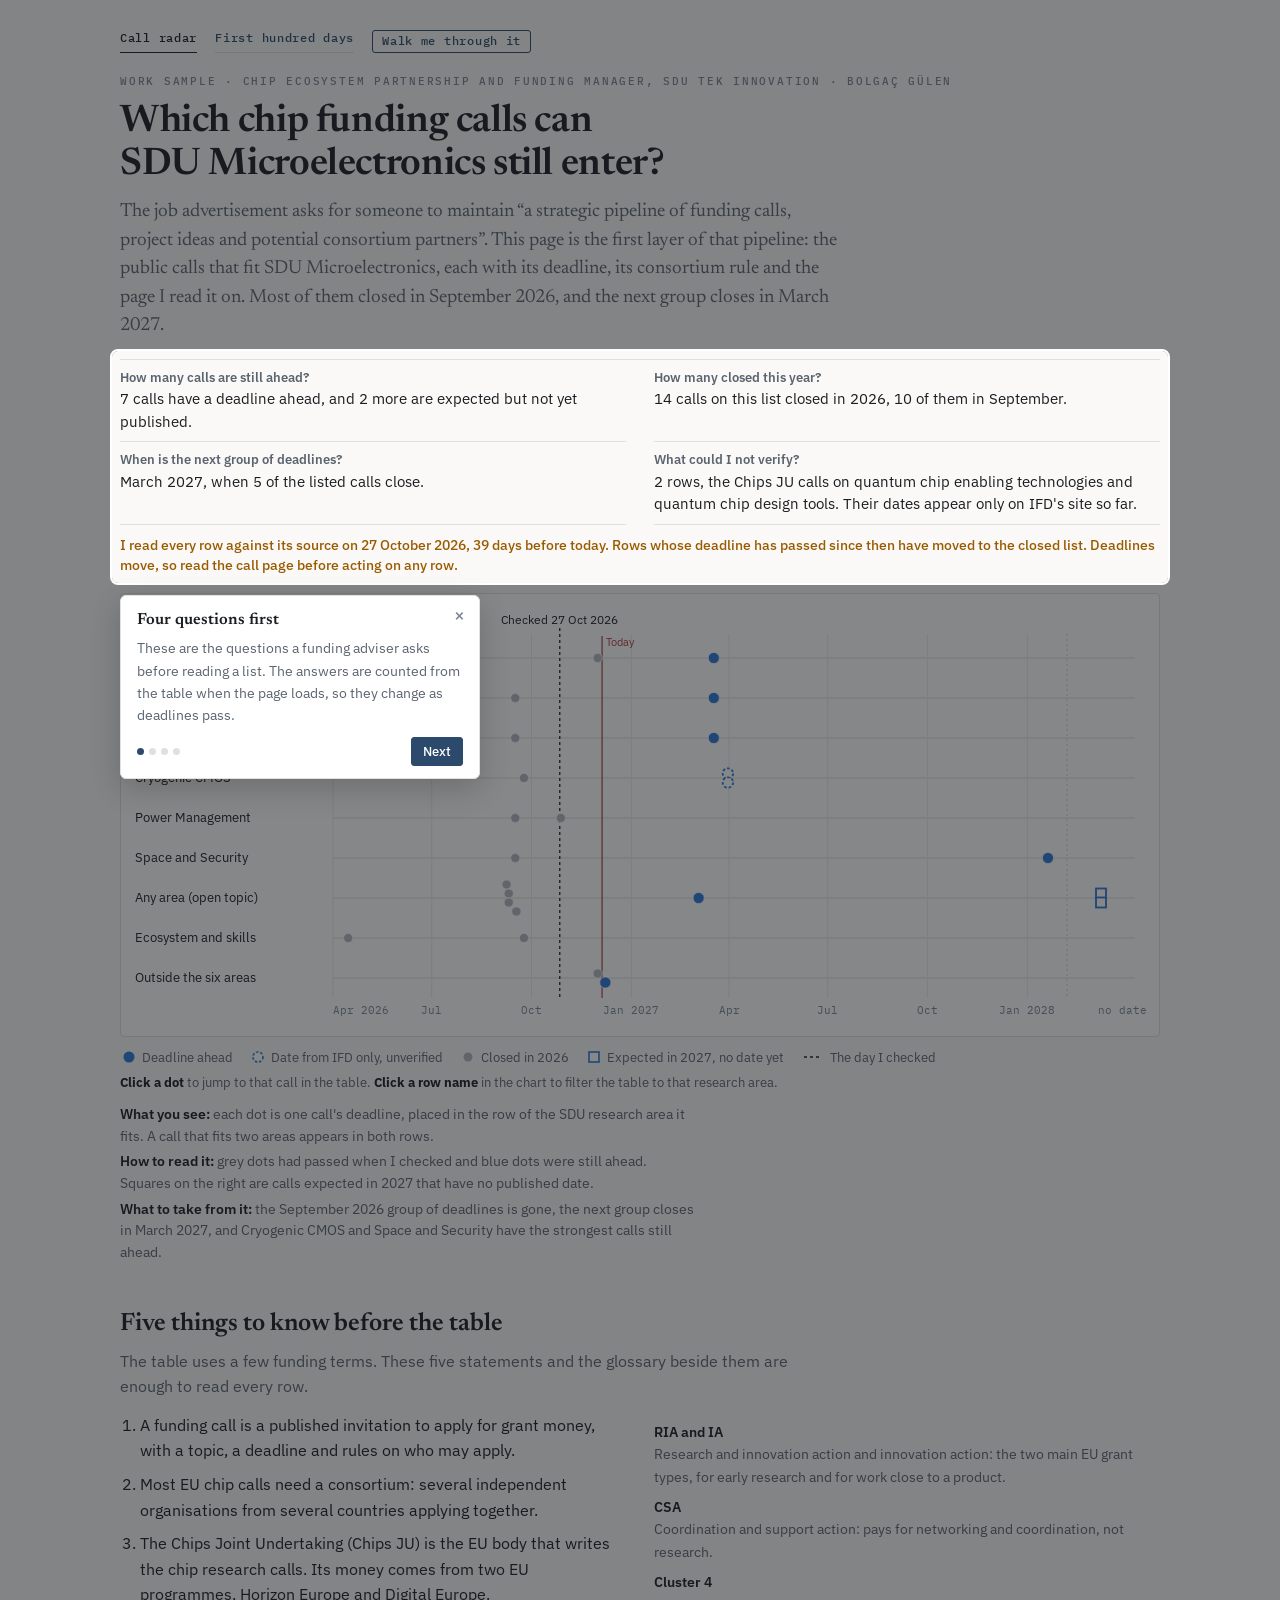
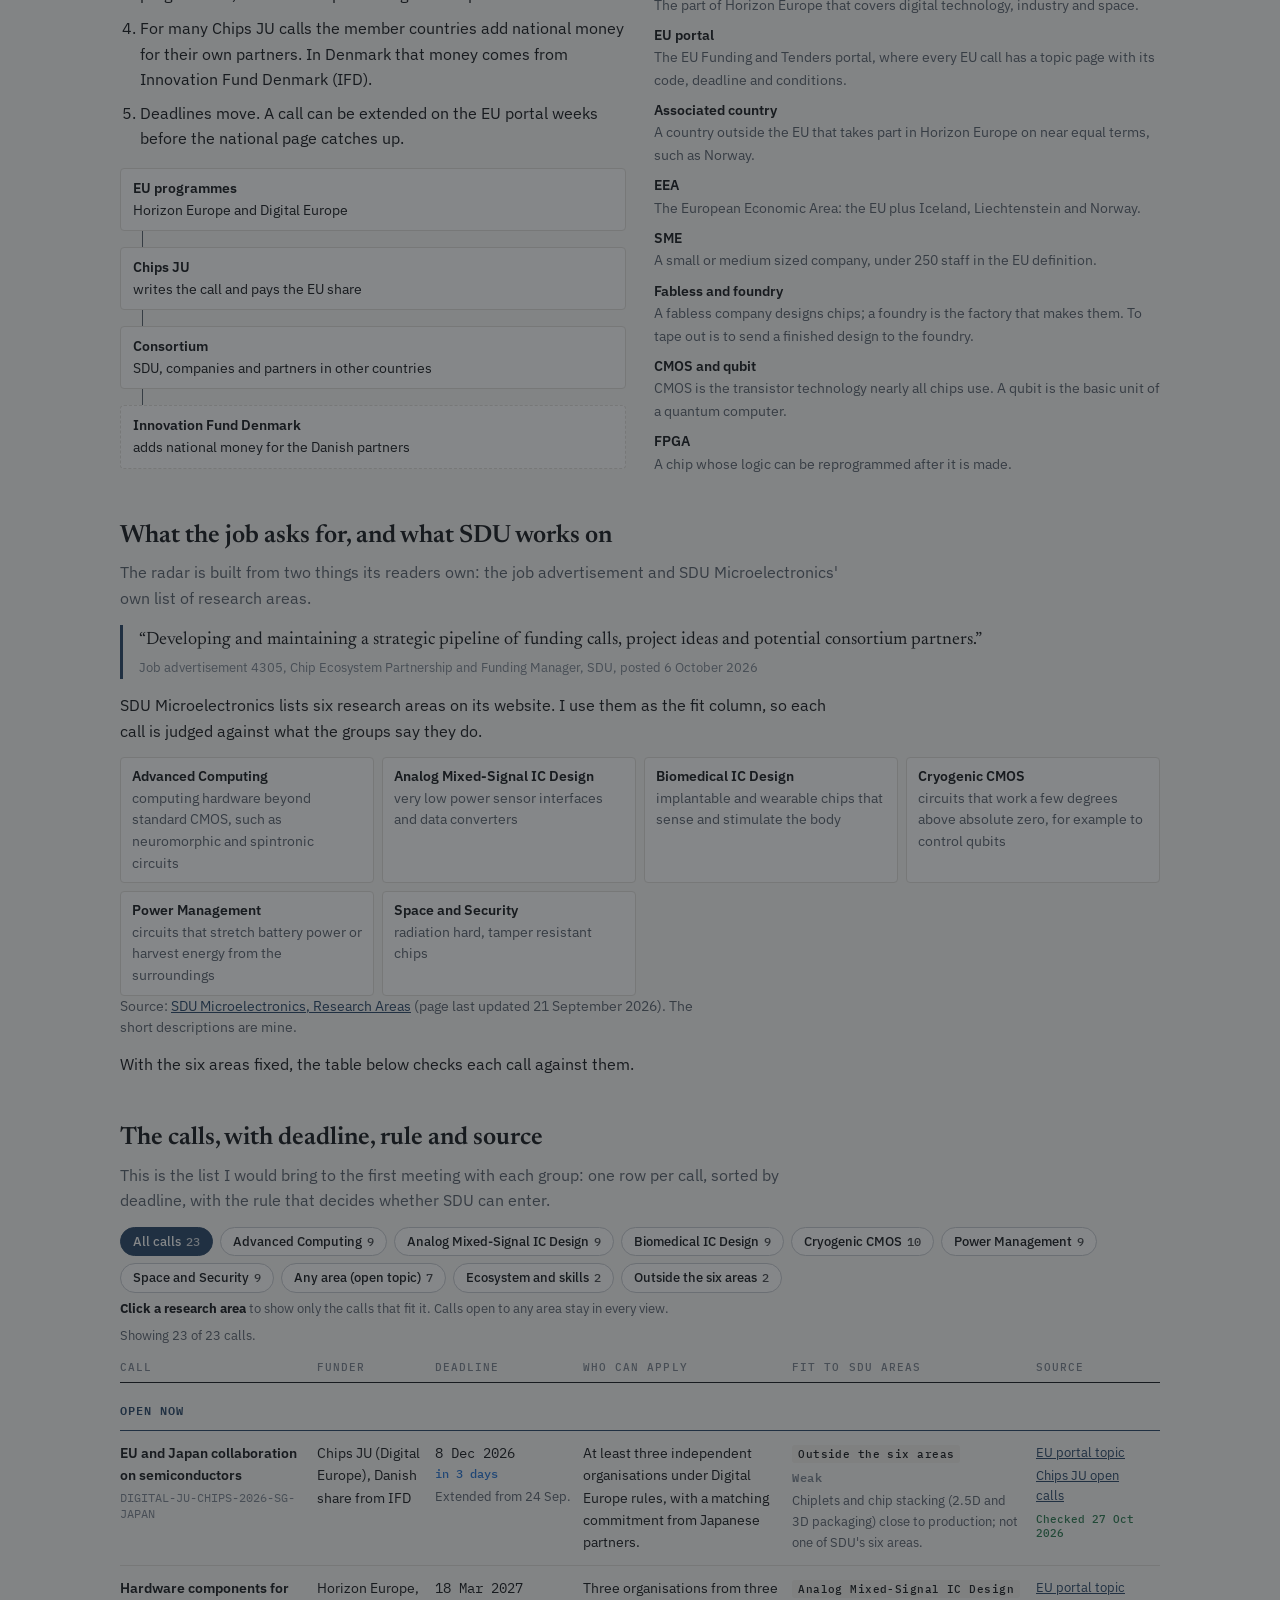
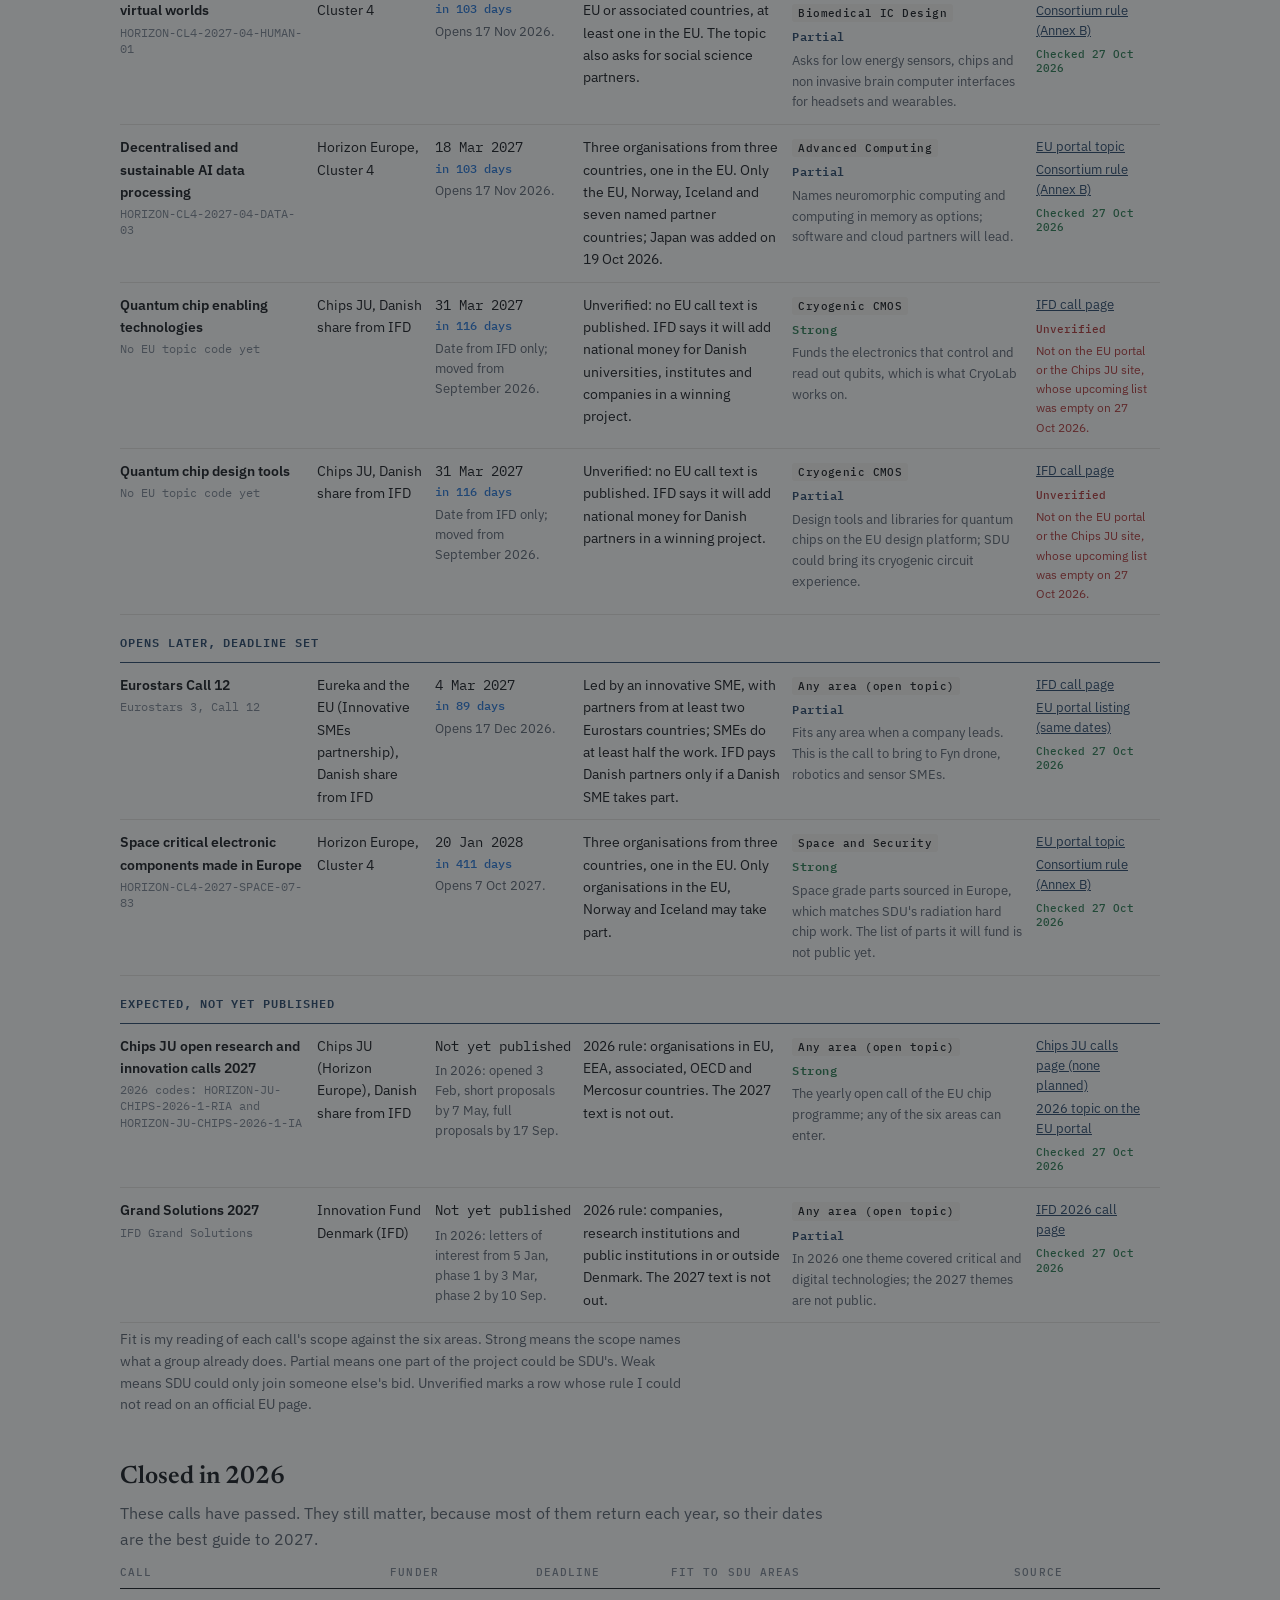
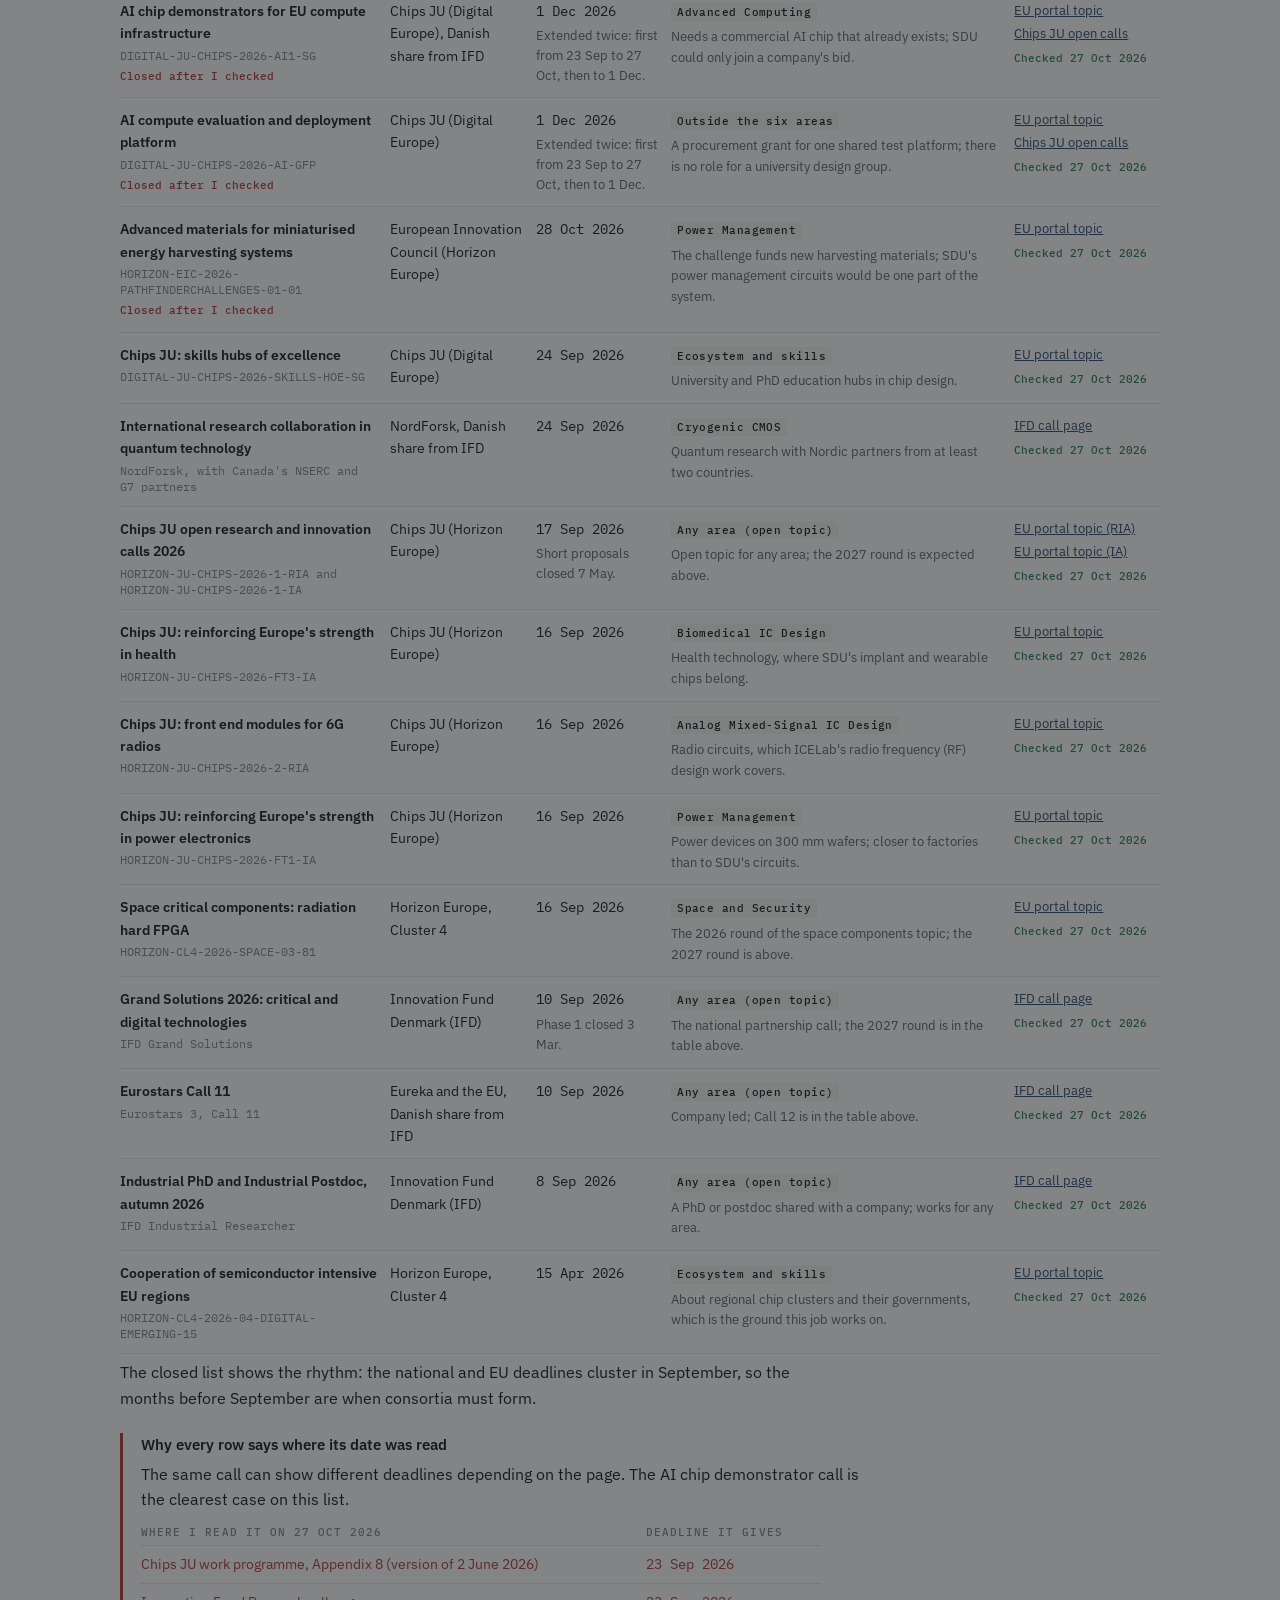
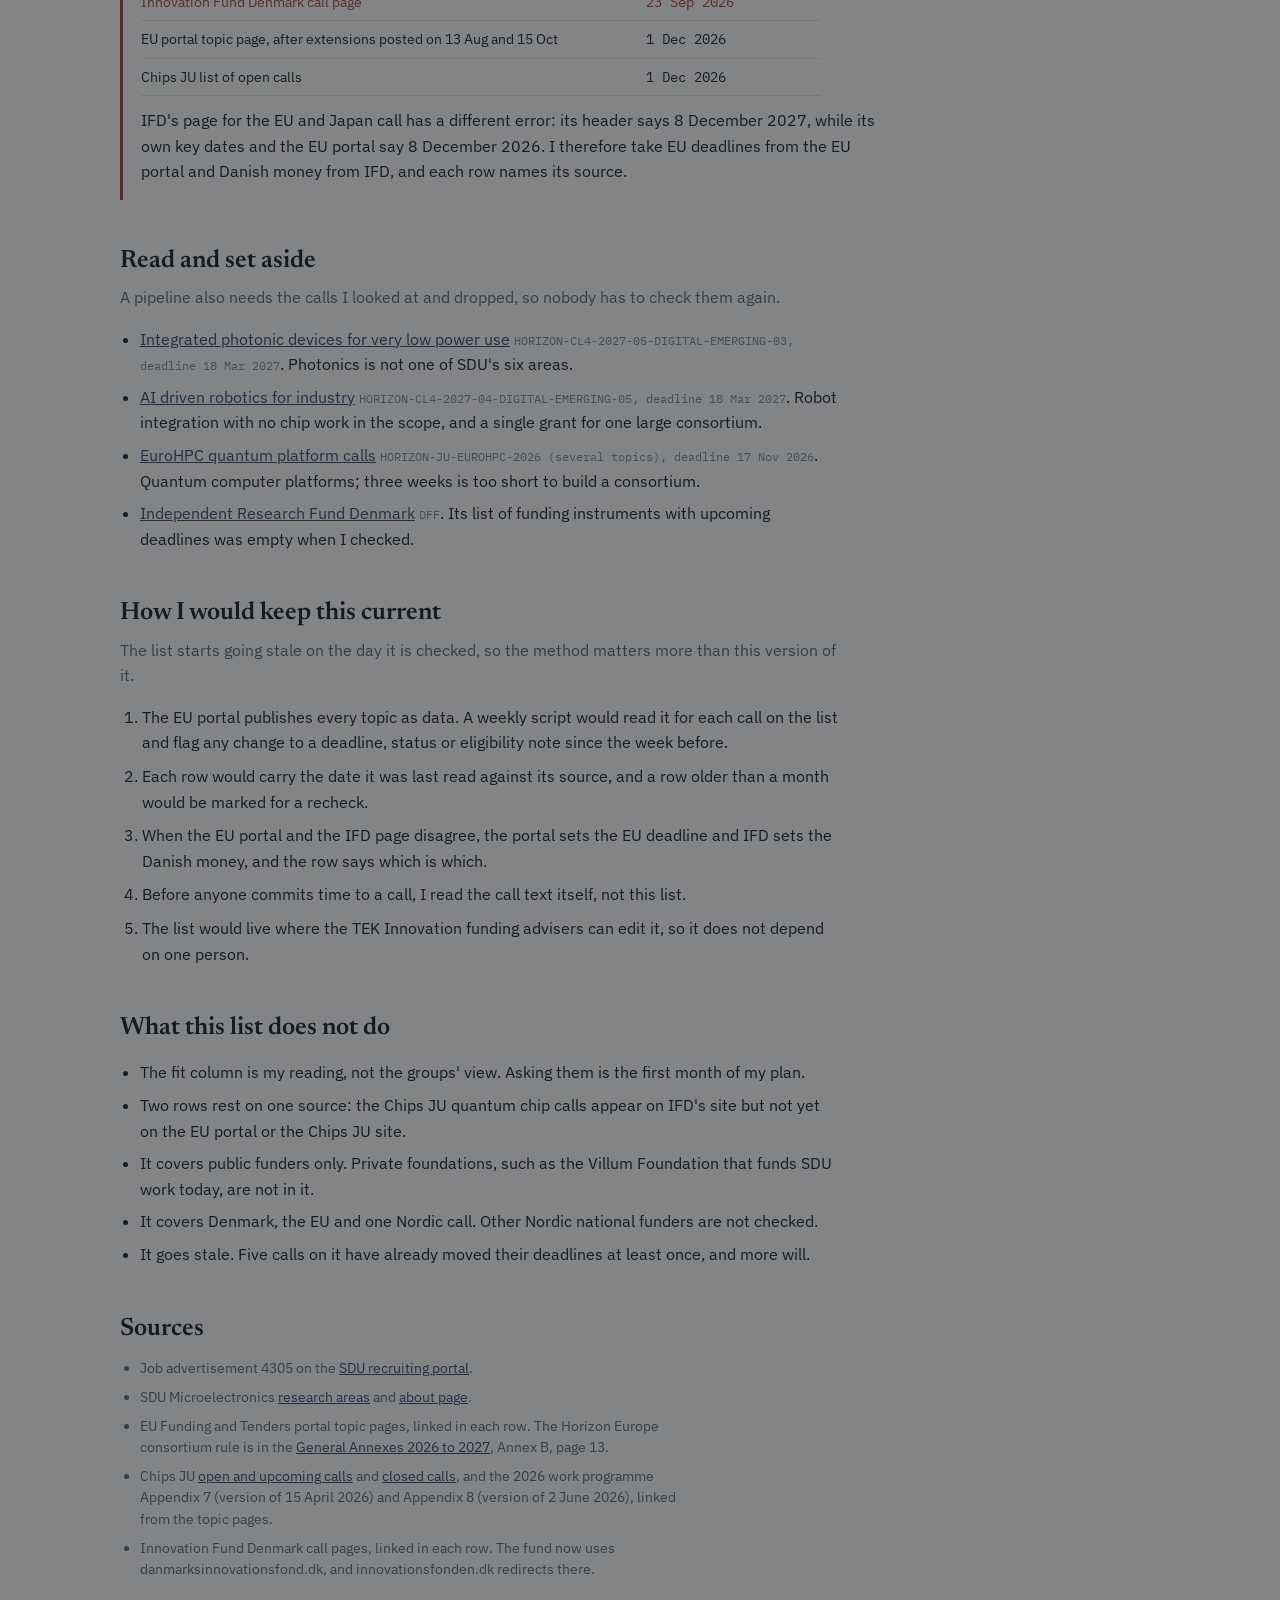
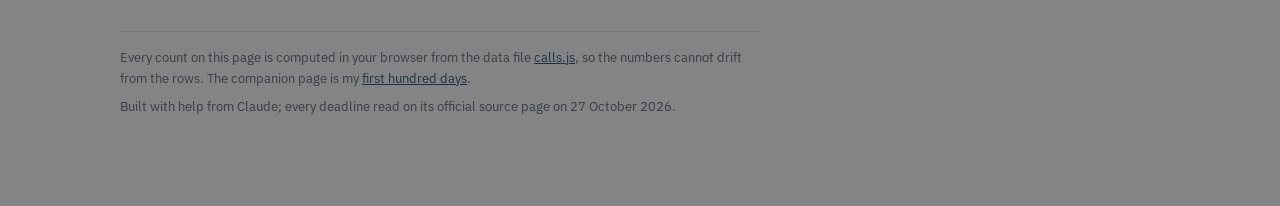
<file: index.html>
<!doctype html>
<html lang="en">
<head>
<meta charset="utf-8">
<meta name="viewport" content="width=device-width, initial-scale=1">
<meta name="color-scheme" content="light">
<title>Call Radar for SDU Microelectronics</title>
<meta name="description" content="Public funding calls that fit SDU Microelectronics, with deadline, consortium rule and source for each, checked 27 October 2026.">
<link rel="preconnect" href="https://fonts.googleapis.com">
<link rel="preconnect" href="https://fonts.gstatic.com" crossorigin>
<link href="https://fonts.googleapis.com/css2?family=Newsreader:opsz,wght@6..72,400;6..72,600&family=IBM+Plex+Sans:wght@400;500;600&family=IBM+Plex+Mono:wght@400;500;600&display=swap" rel="stylesheet">
<link rel="stylesheet" href="style.css">
</head>
<body>
<div class="wrap">

  <nav class="topnav" aria-label="Pages">
    <a href="./" aria-current="page">Call radar</a>
    <a href="100-days.html">First hundred days</a>
    <button type="button" id="tourbtn">Walk me through it</button>
  </nav>

  <div class="eyebrow">Work sample &middot; Chip Ecosystem Partnership and Funding Manager, SDU TEK Innovation &middot; Bolga&ccedil; G&uuml;len</div>
  <h1>Which chip funding calls can SDU Microelectronics still enter?</h1>
  <p class="standfirst">The job advertisement asks for someone to maintain &ldquo;a strategic pipeline of
  funding calls, project ideas and potential consortium partners&rdquo;. This page is the first layer of that
  pipeline: the public calls that fit SDU Microelectronics, each with its deadline, its consortium rule and
  the page I read it on. Most of them closed in September 2026, and the next group closes in March 2027.</p>

  <div id="headline">
    <div class="qa" id="qa">
      <div><b>How many calls are still ahead?</b><span id="q1"></span></div>
      <div><b>How many closed this year?</b><span id="q2"></span></div>
      <div><b>When is the next group of deadlines?</b><span id="q3"></span></div>
      <div><b>What could I not verify?</b><span id="q4"></span></div>
    </div>
    <p class="stale" id="stale"></p>
  </div>

  <figure id="bluf">
    <div class="chartbox"><div id="chart"></div></div>
    <div class="legend" id="legend">
      <span><svg width="14" height="14" aria-hidden="true"><circle cx="7" cy="7" r="5.5" fill="#2a78d6"/></svg>Deadline ahead</span>
      <span><svg width="14" height="14" aria-hidden="true"><circle cx="7" cy="7" r="5" fill="#fff" stroke="#2a78d6" stroke-width="1.6" stroke-dasharray="2.4 1.8"/></svg>Date from IFD only, unverified</span>
      <span><svg width="14" height="14" aria-hidden="true"><circle cx="7" cy="7" r="4.5" fill="#b4b9c0"/></svg>Closed in 2026</span>
      <span><svg width="14" height="14" aria-hidden="true"><rect x="2" y="2" width="10" height="10" fill="#fff" stroke="#2a78d6" stroke-width="1.6"/></svg>Expected in 2027, no date yet</span>
      <span><svg width="22" height="14" aria-hidden="true"><line x1="2" y1="7" x2="20" y2="7" stroke="#1a1d21" stroke-width="1.3" stroke-dasharray="3 3"/></svg>The day I checked</span>
    </div>
    <p class="hint"><b>Click a dot</b> to jump to that call in the table. <b>Click a row name</b> in the chart to filter the table to that research area.</p>
    <div class="caption">
      <p><b>What you see:</b> each dot is one call's deadline, placed in the row of the SDU research area it fits. A call that fits two areas appears in both rows.</p>
      <p><b>How to read it:</b> grey dots had passed when I checked and blue dots were still ahead. Squares on the right are calls expected in 2027 that have no published date.</p>
      <p><b>What to take from it:</b> the September 2026 group of deadlines is gone, the next group closes in March 2027, and Cryogenic CMOS and Space and Security have the strongest calls still ahead.</p>
    </div>
  </figure>

  <h2>Five things to know before the table</h2>
  <p class="why">The table uses a few funding terms. These five statements and the glossary beside them are enough to read every row.</p>
  <div class="two">
    <div>
      <ol class="primer">
        <li>A funding call is a published invitation to apply for grant money, with a topic, a deadline and rules on who may apply.</li>
        <li>Most EU chip calls need a consortium: several independent organisations from several countries applying together.</li>
        <li>The Chips Joint Undertaking (Chips JU) is the EU body that writes the chip research calls. Its money comes from two EU programmes, Horizon Europe and Digital Europe.</li>
        <li>For many Chips JU calls the member countries add national money for their own partners. In Denmark that money comes from Innovation Fund Denmark (IFD).</li>
        <li>Deadlines move. A call can be extended on the EU portal weeks before the national page catches up.</li>
      </ol>
      <div class="flow" aria-label="How a Chips JU project is paid for">
        <div class="box"><b>EU programmes</b>Horizon Europe and Digital Europe</div>
        <div class="link"></div>
        <div class="box"><b>Chips JU</b>writes the call and pays the EU share</div>
        <div class="link"></div>
        <div class="box"><b>Consortium</b>SDU, companies and partners in other countries</div>
        <div class="link"></div>
        <div class="box side"><b>Innovation Fund Denmark</b>adds national money for the Danish partners</div>
      </div>
    </div>
    <dl class="gloss">
      <dt>RIA and IA</dt><dd>Research and innovation action and innovation action: the two main EU grant types, for early research and for work close to a product.</dd>
      <dt>CSA</dt><dd>Coordination and support action: pays for networking and coordination, not research.</dd>
      <dt>Cluster 4</dt><dd>The part of Horizon Europe that covers digital technology, industry and space.</dd>
      <dt>EU portal</dt><dd>The EU Funding and Tenders portal, where every EU call has a topic page with its code, deadline and conditions.</dd>
      <dt>Associated country</dt><dd>A country outside the EU that takes part in Horizon Europe on near equal terms, such as Norway.</dd>
      <dt>EEA</dt><dd>The European Economic Area: the EU plus Iceland, Liechtenstein and Norway.</dd>
      <dt>SME</dt><dd>A small or medium sized company, under 250 staff in the EU definition.</dd>
      <dt>Fabless and foundry</dt><dd>A fabless company designs chips; a foundry is the factory that makes them. To tape out is to send a finished design to the foundry.</dd>
      <dt>CMOS and qubit</dt><dd>CMOS is the transistor technology nearly all chips use. A qubit is the basic unit of a quantum computer.</dd>
      <dt>FPGA</dt><dd>A chip whose logic can be reprogrammed after it is made.</dd>
    </dl>
  </div>

  <h2>What the job asks for, and what SDU works on</h2>
  <p class="why">The radar is built from two things its readers own: the job advertisement and SDU Microelectronics' own list of research areas.</p>
  <blockquote>&ldquo;Developing and maintaining a strategic pipeline of funding calls, project ideas and potential consortium partners.&rdquo;
    <cite>Job advertisement 4305, Chip Ecosystem Partnership and Funding Manager, SDU, posted 6 October 2026</cite></blockquote>
  <p>SDU Microelectronics lists six research areas on its website. I use them as the fit column, so each call is judged against what the groups say they do.</p>
  <ul class="areas" id="arealist"></ul>
  <p class="note">Source: <a href="https://www.sdu.dk/en/forskning/sdu-microelectronics/research-areas">SDU Microelectronics, Research Areas</a> (page last updated 21 September 2026). The short descriptions are mine.</p>
  <p>With the six areas fixed, the table below checks each call against them.</p>

  <h2 id="calls">The calls, with deadline, rule and source</h2>
  <p class="why">This is the list I would bring to the first meeting with each group: one row per call, sorted by deadline, with the rule that decides whether SDU can enter.</p>
  <div class="chips" id="areachips" role="group" aria-label="Filter by research area"></div>
  <p class="hint"><b>Click a research area</b> to show only the calls that fit it. Calls open to any area stay in every view.</p>
  <p class="showing" id="showing"></p>
  <table class="calls" id="opentable">
    <colgroup><col class="c1"><col class="c2"><col class="c3"><col class="c4"><col class="c5"><col class="c6"></colgroup>
    <thead><tr><th>Call</th><th>Funder</th><th>Deadline</th><th>Who can apply</th><th>Fit to SDU areas</th><th>Source</th></tr></thead>
    <tbody></tbody>
  </table>
  <p class="note">Fit is my reading of each call's scope against the six areas. Strong means the scope names what a group already does. Partial means one part of the project could be SDU's. Weak means SDU could only join someone else's bid. Unverified marks a row whose rule I could not read on an official EU page.</p>

  <h2 id="closed">Closed in 2026</h2>
  <p class="why">These calls have passed. They still matter, because most of them return each year, so their dates are the best guide to 2027.</p>
  <table class="calls" id="closedtable">
    <colgroup><col style="width:26%"><col style="width:14%"><col style="width:13%"><col style="width:33%"><col style="width:14%"></colgroup>
    <thead><tr><th>Call</th><th>Funder</th><th>Deadline</th><th>Fit to SDU areas</th><th>Source</th></tr></thead>
    <tbody></tbody>
  </table>
  <p>The closed list shows the rhythm: the national and EU deadlines cluster in September, so the months before September are when consortia must form.</p>

  <div class="warnbox" id="disagree">
    <div id="disagree-core">
    <h3>Why every row says where its date was read</h3>
    <p>The same call can show different deadlines depending on the page. The AI chip demonstrator call is the clearest case on this list.</p>
    <table class="mini">
      <thead><tr><th>Where I read it on 27 Oct 2026</th><th>Deadline it gives</th></tr></thead>
      <tbody>
        <tr class="odd"><td>Chips JU work programme, Appendix 8 (version of 2 June 2026)</td><td class="d">23 Sep 2026</td></tr>
        <tr class="odd"><td>Innovation Fund Denmark call page</td><td class="d">23 Sep 2026</td></tr>
        <tr><td>EU portal topic page, after extensions posted on 13 Aug and 15 Oct</td><td class="d">1 Dec 2026</td></tr>
        <tr><td>Chips JU list of open calls</td><td class="d">1 Dec 2026</td></tr>
      </tbody>
    </table>
    </div>
    <p>IFD's page for the EU and Japan call has a different error: its header says 8 December 2027, while its own key dates and the EU portal say 8 December 2026. I therefore take EU deadlines from the EU portal and Danish money from IFD, and each row names its source.</p>
  </div>

  <h2>Read and set aside</h2>
  <p class="why">A pipeline also needs the calls I looked at and dropped, so nobody has to check them again.</p>
  <ul class="plain" id="setaside"></ul>

  <h2>How I would keep this current</h2>
  <p class="why">The list starts going stale on the day it is checked, so the method matters more than this version of it.</p>
  <ol class="steps">
    <li>The EU portal publishes every topic as data. A weekly script would read it for each call on the list and flag any change to a deadline, status or eligibility note since the week before.</li>
    <li>Each row would carry the date it was last read against its source, and a row older than a month would be marked for a recheck.</li>
    <li>When the EU portal and the IFD page disagree, the portal sets the EU deadline and IFD sets the Danish money, and the row says which is which.</li>
    <li>Before anyone commits time to a call, I read the call text itself, not this list.</li>
    <li>The list would live where the TEK Innovation funding advisers can edit it, so it does not depend on one person.</li>
  </ol>

  <h2>What this list does not do</h2>
  <ul class="plain">
    <li>The fit column is my reading, not the groups' view. Asking them is the first month of my plan.</li>
    <li>Two rows rest on one source: the Chips JU quantum chip calls appear on IFD's site but not yet on the EU portal or the Chips JU site.</li>
    <li>It covers public funders only. Private foundations, such as the Villum Foundation that funds SDU work today, are not in it.</li>
    <li>It covers Denmark, the EU and one Nordic call. Other Nordic national funders are not checked.</li>
    <li>It goes stale. Five calls on it have already moved their deadlines at least once, and more will.</li>
  </ul>

  <h2>Sources</h2>
  <ul class="plain note">
    <li>Job advertisement 4305 on the <a href="https://fa-eosd-saasfaprod1.fa.ocs.oraclecloud.com/hcmUI/CandidateExperience/en/sites/CX_1001/job/4305">SDU recruiting portal</a>.</li>
    <li>SDU Microelectronics <a href="https://www.sdu.dk/en/forskning/sdu-microelectronics/research-areas">research areas</a> and <a href="https://www.sdu.dk/en/forskning/sdu-microelectronics/about-sdu-microelectronics">about page</a>.</li>
    <li>EU Funding and Tenders portal topic pages, linked in each row. The Horizon Europe consortium rule is in the <a href="https://ec.europa.eu/info/funding-tenders/opportunities/docs/2021-2027/horizon/wp-call/2026-2027/wp-15-general-annexes_horizon-2026-2027_en.pdf">General Annexes 2026 to 2027</a>, Annex B, page 13.</li>
    <li>Chips JU <a href="https://www.chips-ju.europa.eu/Open-and-Upcoming-Calls">open and upcoming calls</a> and <a href="https://www.chips-ju.europa.eu/Closed-Calls">closed calls</a>, and the 2026 work programme Appendix 7 (version of 15 April 2026) and Appendix 8 (version of 2 June 2026), linked from the topic pages.</li>
    <li>Innovation Fund Denmark call pages, linked in each row. The fund now uses danmarksinnovationsfond.dk, and innovationsfonden.dk redirects there.</li>
  </ul>

  <footer>
    <p>Every count on this page is computed in your browser from the data file <a href="https://github.com/bolgacg/call-radar/blob/main/calls.js">calls.js</a>, so the numbers cannot drift from the rows. The companion page is my <a href="100-days.html">first hundred days</a>.</p>
    <p>Built with help from Claude; every deadline read on its official source page on 27 October 2026.</p>
  </footer>
</div>
<script src="calls.js"></script>
<script src="app.js"></script>
</body>
</html>
</file>
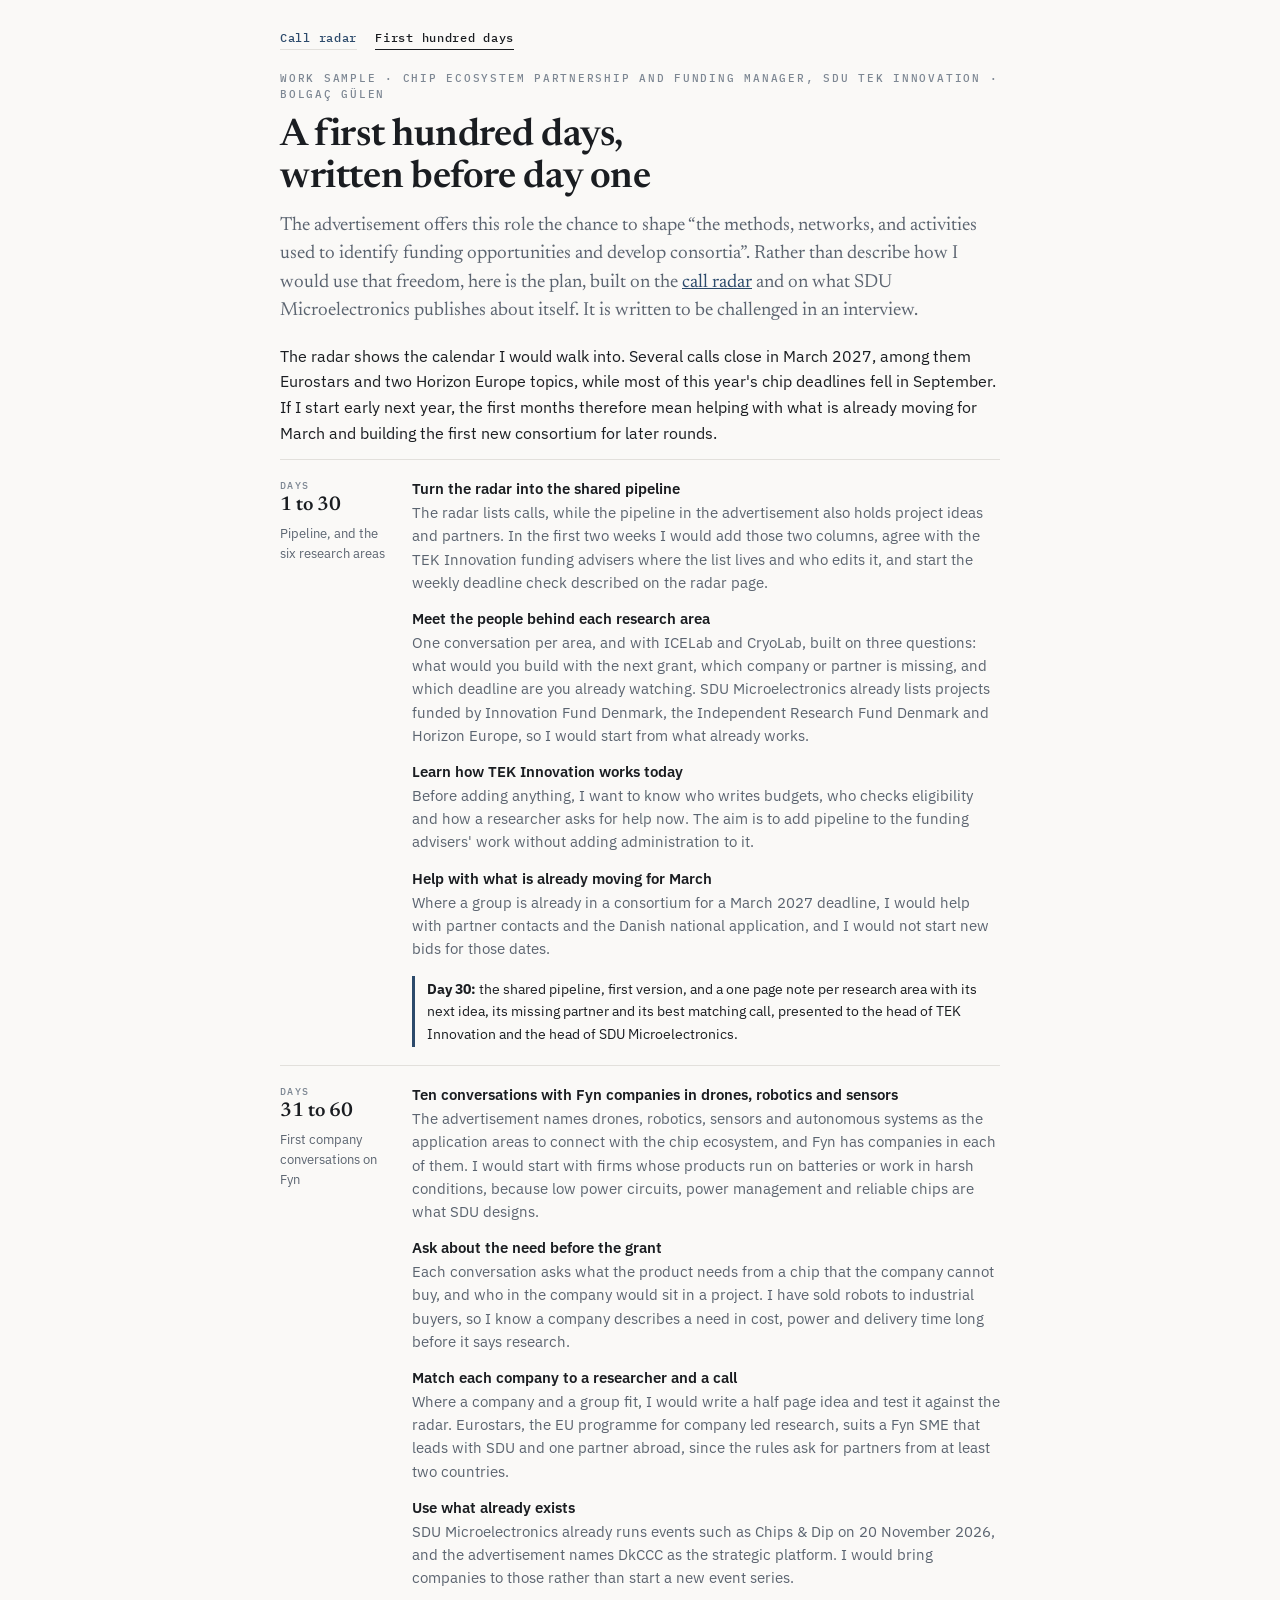
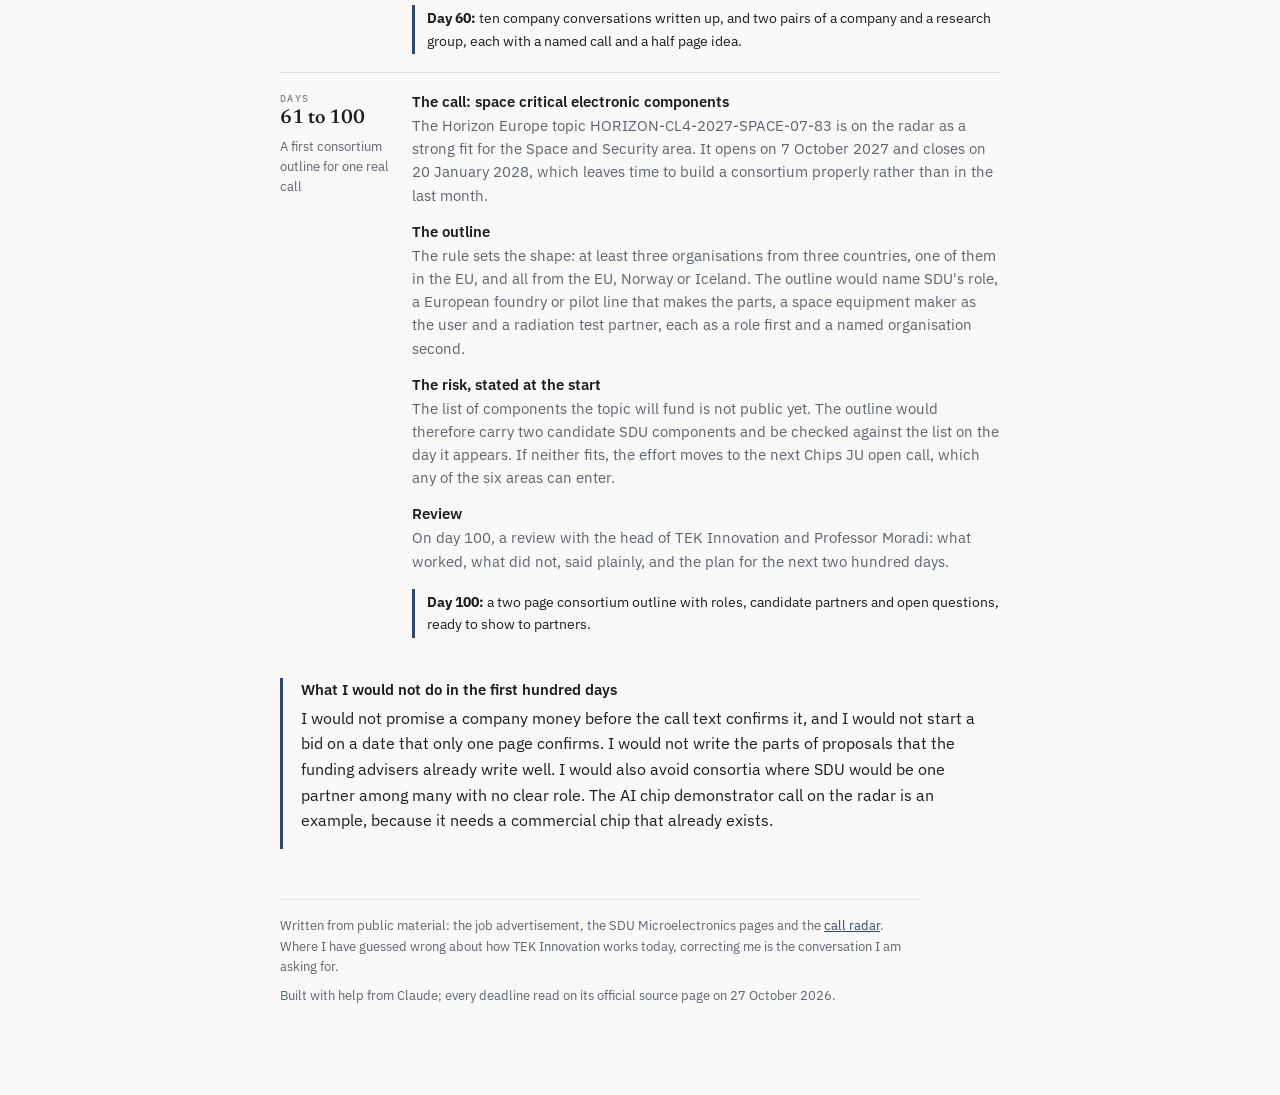
<file: 100-days.html>
<!doctype html>
<html lang="en">
<head>
<meta charset="utf-8">
<meta name="viewport" content="width=device-width, initial-scale=1">
<meta name="color-scheme" content="light">
<title>First Hundred Days</title>
<meta name="description" content="What I would do in my first hundred days as Chip Ecosystem Partnership and Funding Manager at SDU TEK Innovation.">
<link rel="preconnect" href="https://fonts.googleapis.com">
<link rel="preconnect" href="https://fonts.gstatic.com" crossorigin>
<link href="https://fonts.googleapis.com/css2?family=Newsreader:opsz,wght@6..72,400;6..72,600&family=IBM+Plex+Sans:wght@400;500;600&family=IBM+Plex+Mono:wght@400;500;600&display=swap" rel="stylesheet">
<link rel="stylesheet" href="style.css">
</head>
<body>
<div class="wrap narrow">

  <nav class="topnav" aria-label="Pages">
    <a href="./">Call radar</a>
    <a href="100-days.html" aria-current="page">First hundred days</a>
  </nav>

  <div class="eyebrow">Work sample &middot; Chip Ecosystem Partnership and Funding Manager, SDU TEK Innovation &middot; Bolga&ccedil; G&uuml;len</div>
  <h1>A first hundred days, written before day one</h1>
  <p class="standfirst">The advertisement offers this role the chance to shape &ldquo;the methods, networks,
  and activities used to identify funding opportunities and develop consortia&rdquo;. Rather than describe
  how I would use that freedom, here is the plan, built on the <a href="./">call radar</a> and on what SDU
  Microelectronics publishes about itself. It is written to be challenged in an interview.</p>

  <p>The radar shows the calendar I would walk into. Several calls close in March 2027, among them
  Eurostars and two Horizon Europe topics, while most of this year's chip deadlines fell in September.
  If I start early next year, the first months therefore mean helping with what is already moving for
  March and building the first new consortium for later rounds.</p>

  <div class="phase">
    <div class="d"><div class="wd">Days</div><div class="dt">1 to 30</div><div class="goal">Pipeline, and the six research areas</div></div>
    <div class="rows">
      <div class="item">
        <div class="t">Turn the radar into the shared pipeline</div>
        <div class="m">The radar lists calls, while the pipeline in the advertisement also holds project
        ideas and partners. In the first two weeks I would add those two columns, agree with the TEK
        Innovation funding advisers where the list lives and who edits it, and start the weekly deadline
        check described on the radar page.</div>
      </div>
      <div class="item">
        <div class="t">Meet the people behind each research area</div>
        <div class="m">One conversation per area, and with ICELab and CryoLab, built on three questions:
        what would you build with the next grant, which company or partner is missing, and which deadline
        are you already watching. SDU Microelectronics already lists projects funded by Innovation Fund
        Denmark, the Independent Research Fund Denmark and Horizon Europe, so I would start from what
        already works.</div>
      </div>
      <div class="item">
        <div class="t">Learn how TEK Innovation works today</div>
        <div class="m">Before adding anything, I want to know who writes budgets, who checks eligibility
        and how a researcher asks for help now. The aim is to add pipeline to the funding advisers' work
        without adding administration to it.</div>
      </div>
      <div class="item">
        <div class="t">Help with what is already moving for March</div>
        <div class="m">Where a group is already in a consortium for a March 2027 deadline, I would help with
        partner contacts and the Danish national application, and I would not start new bids for those dates.</div>
      </div>
      <div class="deliver"><b>Day 30:</b> the shared pipeline, first version, and a one page note per research
      area with its next idea, its missing partner and its best matching call, presented to the head of TEK
      Innovation and the head of SDU Microelectronics.</div>
    </div>
  </div>

  <div class="phase">
    <div class="d"><div class="wd">Days</div><div class="dt">31 to 60</div><div class="goal">First company conversations on Fyn</div></div>
    <div class="rows">
      <div class="item">
        <div class="t">Ten conversations with Fyn companies in drones, robotics and sensors</div>
        <div class="m">The advertisement names drones, robotics, sensors and autonomous systems as the
        application areas to connect with the chip ecosystem, and Fyn has companies in each of them. I would
        start with firms whose products run on batteries or work in harsh conditions, because low power
        circuits, power management and reliable chips are what SDU designs.</div>
      </div>
      <div class="item">
        <div class="t">Ask about the need before the grant</div>
        <div class="m">Each conversation asks what the product needs from a chip that the company cannot buy,
        and who in the company would sit in a project. I have sold robots to industrial buyers, so I know a
        company describes a need in cost, power and delivery time long before it says research.</div>
      </div>
      <div class="item">
        <div class="t">Match each company to a researcher and a call</div>
        <div class="m">Where a company and a group fit, I would write a half page idea and test it against the
        radar. Eurostars, the EU programme for company led research, suits a Fyn SME that leads with SDU and
        one partner abroad, since the rules ask for partners from at least two countries.</div>
      </div>
      <div class="item">
        <div class="t">Use what already exists</div>
        <div class="m">SDU Microelectronics already runs events such as Chips &amp; Dip on 20 November 2026,
        and the advertisement names DkCCC as the strategic platform. I would bring companies to those
        rather than start a new event series.</div>
      </div>
      <div class="deliver"><b>Day 60:</b> ten company conversations written up, and two pairs of a company and
      a research group, each with a named call and a half page idea.</div>
    </div>
  </div>

  <div class="phase">
    <div class="d"><div class="wd">Days</div><div class="dt">61 to 100</div><div class="goal">A first consortium outline for one real call</div></div>
    <div class="rows">
      <div class="item">
        <div class="t">The call: space critical electronic components</div>
        <div class="m">The Horizon Europe topic HORIZON-CL4-2027-SPACE-07-83 is on the radar as a strong fit
        for the Space and Security area. It opens on 7 October 2027 and closes on 20 January 2028, which leaves
        time to build a consortium properly rather than in the last month.</div>
      </div>
      <div class="item">
        <div class="t">The outline</div>
        <div class="m">The rule sets the shape: at least three organisations from three countries, one of them in
        the EU, and all from the EU, Norway or Iceland. The outline would name SDU's role, a European foundry or
        pilot line that makes the parts, a space equipment maker as the user and a radiation test partner,
        each as a role first and a named organisation second.</div>
      </div>
      <div class="item">
        <div class="t">The risk, stated at the start</div>
        <div class="m">The list of components the topic will fund is not public yet. The outline would therefore
        carry two candidate SDU components and be checked against the list on the day it appears. If neither
        fits, the effort moves to the next Chips JU open call, which any of the six areas can enter.</div>
      </div>
      <div class="item">
        <div class="t">Review</div>
        <div class="m">On day 100, a review with the head of TEK Innovation and Professor Moradi: what worked,
        what did not, said plainly, and the plan for the next two hundred days.</div>
      </div>
      <div class="deliver"><b>Day 100:</b> a two page consortium outline with roles, candidate partners and open
      questions, ready to show to partners.</div>
    </div>
  </div>

  <div class="callout">
    <h3>What I would not do in the first hundred days</h3>
    <p>I would not promise a company money before the call text confirms it, and I would not start a bid on a
    date that only one page confirms. I would not write the parts of proposals that the funding advisers
    already write well. I would also avoid consortia where SDU would be one partner among many with no clear
    role. The AI chip demonstrator call on the radar is an example, because it needs a commercial chip that
    already exists.</p>
  </div>

  <footer>
    <p>Written from public material: the job advertisement, the SDU Microelectronics pages and the
    <a href="./">call radar</a>. Where I have guessed wrong about how TEK Innovation works today, correcting
    me is the conversation I am asking for.</p>
    <p>Built with help from Claude; every deadline read on its official source page on 27 October 2026.</p>
  </footer>
</div>
</body>
</html>
</file>
<file: style.css>
/* House editorial style, light mode only. */
:root{
  color-scheme: light;
  --paper:#faf9f7; --ink:#1a1d21; --soft:#5b6470; --faint:#7d8793; --rule:#e2e0dc;
  --pos:#2f7d54; --neg:#b03a3a; --accent:#2c4a6b; --panel:#f3f1ed;
  --ahead:#2a78d6; --past:#b4b9c0; --warn:#9a5b00;
  --serif:'Newsreader',Georgia,'Times New Roman',serif;
  --sans:'IBM Plex Sans',system-ui,-apple-system,sans-serif;
  --mono:'IBM Plex Mono',ui-monospace,'SF Mono',monospace;
}
*{box-sizing:border-box}
html{background:var(--paper)}
body{background:var(--paper);color:var(--ink);font:16px/1.6 var(--sans);margin:0;padding:30px 16px 80px;overflow-x:hidden}
.wrap{max-width:1040px;margin:0 auto}
.narrow{max-width:72ch}
a{color:var(--accent)}
a:hover{color:var(--ink)}

.topnav{display:flex;flex-wrap:wrap;gap:6px 18px;font:500 12px/1.4 var(--mono);letter-spacing:.06em;margin:0 0 20px}
.topnav a{text-decoration:none;border-bottom:1px solid var(--rule);padding-bottom:2px}
.topnav a[aria-current]{color:var(--ink);border-bottom-color:var(--ink)}
.topnav button{font:inherit;letter-spacing:inherit;background:none;border:1px solid var(--accent);color:var(--accent);border-radius:3px;padding:2px 9px;cursor:pointer}
.topnav button:hover{background:var(--accent);color:#fff}

.eyebrow{font:500 11px/1.5 var(--mono);letter-spacing:.16em;text-transform:uppercase;color:var(--faint);margin-bottom:12px}
h1{font:600 38px/1.12 var(--serif);letter-spacing:-.01em;margin:0 0 12px;text-wrap:balance;max-width:24ch}
.standfirst{font:400 19px/1.5 var(--serif);color:var(--soft);margin:0 0 18px;max-width:66ch}
h2{font:600 25px/1.25 var(--serif);margin:46px 0 8px;text-wrap:balance}
h3{font:600 15px/1.35 var(--sans);margin:22px 0 6px}
p{margin:0 0 13px}
.wrap > p{max-width:72ch}
.why{color:var(--soft);max-width:68ch}
.num{font-family:var(--mono);font-variant-numeric:tabular-nums}

/* headline questions */
.qa{display:grid;grid-template-columns:minmax(0,1fr) minmax(0,1fr);column-gap:28px;border-top:1px solid var(--rule);margin:0 0 6px}
.qa div{display:grid;grid-template-columns:minmax(0,1fr);align-content:start;gap:1px;padding:8px 0;border-bottom:1px solid var(--rule);font-size:15px;line-height:1.5}
.qa b{font-weight:600;font-size:13px;color:var(--soft)}
.qa span{color:var(--ink)}
.stale{font:400 13.5px/1.5 var(--sans);color:var(--soft);margin:10px 0 0}
.stale.old{color:var(--warn);font-weight:500}

/* figure */
figure{margin:18px 0 8px}
.chartbox{border:1px solid var(--rule);border-radius:4px;background:#fff;padding:10px 10px 4px}
.chartbox svg{display:block;width:100%;height:auto;overflow:visible}
.legend{display:flex;flex-wrap:wrap;gap:6px 18px;font-size:12.5px;color:var(--soft);margin:10px 2px 2px}
.legend span{display:inline-flex;align-items:center;gap:6px}
.caption{font-size:13.5px;color:var(--soft);margin:10px 0 0;max-width:72ch}
.caption p{margin:0 0 4px}
.caption b{color:var(--ink);font-weight:600}
.hint{font-size:13px;color:var(--soft);margin:6px 0 0}
.hint b{color:var(--ink)}

/* primer and glossary */
.two{display:grid;grid-template-columns:minmax(0,1fr) minmax(0,1fr);gap:28px}
.primer{margin:0;padding-left:20px}
.primer li{margin:0 0 8px}
.flow{display:grid;grid-template-columns:minmax(0,1fr);gap:0;margin:16px 0 4px;font-size:13.5px}
.flow .box{border:1px solid var(--rule);background:#fff;border-radius:4px;padding:9px 12px}
.flow .box b{display:block;font-weight:600;font-size:13.5px}
.flow .link{height:16px;border-left:1px solid var(--soft);margin-left:22px}
.flow .side{border-style:dashed}
dl.gloss{margin:0;font-size:14px}
dl.gloss dt{font-weight:600;margin-top:8px}
dl.gloss dd{margin:0;color:var(--soft)}

blockquote{margin:14px 0;padding:2px 0 2px 16px;border-left:3px solid var(--accent);font:400 18px/1.45 var(--serif)}
blockquote cite{display:block;font:400 12.5px/1.4 var(--sans);color:var(--faint);margin-top:6px;font-style:normal}
.areas{list-style:none;padding:0;margin:8px 0 0;display:grid;grid-template-columns:repeat(auto-fill,minmax(250px,1fr));gap:8px}
.areas li{border:1px solid var(--rule);background:#fff;border-radius:4px;padding:8px 11px;font-size:13.5px;color:var(--soft)}
.areas li b{display:block;color:var(--ink);font-weight:600}

/* chips */
.chips{display:flex;flex-wrap:wrap;gap:7px;margin:12px 0 4px}
.chip{font:500 13px/1.2 var(--sans);border:1px solid #c9cdd3;background:#fff;color:var(--ink);border-radius:999px;padding:6px 12px;cursor:pointer}
.chip:hover{border-color:var(--accent)}
.chip[aria-pressed="true"]{background:var(--accent);border-color:var(--accent);color:#fff}
.chip .c{font-family:var(--mono);font-size:11.5px;opacity:.8;margin-left:5px}
.showing{font-size:13px;color:var(--soft);margin:6px 0 0}

/* call table */
table.calls{width:100%;border-collapse:collapse;margin:14px 0 6px;font-size:14px}
table.calls th{font:500 10.5px/1.3 var(--mono);letter-spacing:.1em;text-transform:uppercase;color:var(--faint);text-align:left;padding:0 10px 8px 0;border-bottom:1px solid var(--ink);vertical-align:bottom}
table.calls td{padding:11px 12px 11px 0;border-bottom:1px solid var(--rule);vertical-align:top}
table.calls tr.group td{font:600 12px/1.3 var(--mono);letter-spacing:.08em;text-transform:uppercase;color:var(--accent);padding-top:20px;border-bottom:1px solid var(--accent)}
table.calls tr.hidden{display:none}
table.calls tr.flash td{background:#fff6d6}
.cname{font-weight:600;line-height:1.35}
.code{display:block;font:400 11.5px/1.4 var(--mono);color:var(--faint);margin-top:3px;overflow-wrap:anywhere}
.dl{font-family:var(--mono);font-variant-numeric:tabular-nums;white-space:nowrap}
.left{display:block;font:500 12px/1.4 var(--mono);color:var(--ahead);margin-top:2px}
.left.past{color:var(--neg)}
.dnote{display:block;font-size:12.5px;color:var(--soft);margin-top:3px}
.tag{display:inline-block;font:500 11px/1.3 var(--mono);letter-spacing:.04em;border-radius:3px;padding:2px 6px;margin:0 4px 3px 0;background:var(--panel);color:var(--ink);white-space:nowrap}
.lvl{font:600 12px/1.3 var(--mono);letter-spacing:.04em}
.lvl.Strong{color:var(--pos)} .lvl.Partial{color:var(--accent)} .lvl.Weak,.lvl.None{color:var(--faint)}
.fitwhy{display:block;font-size:13px;color:var(--soft);margin-top:3px}
.src a{display:block;font-size:12.5px;margin-bottom:3px}
.ver{display:inline-block;font:500 11px/1.3 var(--mono);margin-top:4px;color:var(--pos)}
.ver.no{color:var(--neg)}
.vnote{display:block;font-size:12px;color:var(--neg);margin-top:2px}
.after{display:inline-block;font:500 11px/1.3 var(--mono);color:var(--neg);margin-top:3px}
.empty{color:var(--soft);font-size:14px;padding:12px 0}
col.c1{width:21%} col.c2{width:12%} col.c3{width:12%} col.c4{width:23%} col.c5{width:19%} col.c6{width:13%}

.note{font-size:13.5px;color:var(--soft);max-width:72ch}

/* aside boxes */
.callout{border-left:3px solid var(--accent);padding:2px 0 2px 18px;margin:22px 0;max-width:76ch}
.warnbox{border-left:3px solid var(--neg);padding:2px 0 2px 18px;margin:22px 0;max-width:76ch}
.warnbox h3,.callout h3{margin-top:0}
table.mini{border-collapse:collapse;font-size:14px;margin:8px 0 12px;width:100%;max-width:680px}
table.mini th{font:500 10.5px/1.3 var(--mono);letter-spacing:.1em;text-transform:uppercase;color:var(--faint);text-align:left;padding:0 12px 6px 0;border-bottom:1px solid var(--rule)}
table.mini td{padding:7px 12px 7px 0;border-bottom:1px solid var(--rule);vertical-align:top}
table.mini td.d{font-family:var(--mono);white-space:nowrap}
table.mini tr.odd td{color:var(--neg)}
ul.plain{padding-left:20px;max-width:72ch}
ul.plain li{margin-bottom:7px}
ol.steps{padding-left:22px;max-width:72ch}
ol.steps li{margin-bottom:8px}

footer{margin-top:50px;padding-top:16px;border-top:1px solid var(--rule);font-size:13px;color:var(--soft);max-width:80ch}
footer p{margin:0 0 8px}

/* tour */
.tour-hole{position:absolute;z-index:50;border-radius:6px;box-shadow:0 0 0 9999px rgba(22,25,30,.52);pointer-events:none;transition:all .25s ease;outline:2px solid #fff}
.tour-card{position:absolute;z-index:51;background:#fff;border:1px solid var(--rule);border-radius:6px;box-shadow:0 10px 30px rgba(0,0,0,.18);padding:14px 16px 12px;width:min(360px,calc(100vw - 32px));font-size:14px}
.tour-card h4{font:600 16px/1.3 var(--serif);margin:0 0 6px}
.tour-card p{margin:0 0 10px;color:var(--soft)}
.tour-card .row{display:flex;align-items:center;justify-content:space-between;gap:8px}
.tour-card .dots{display:flex;gap:5px}
.tour-card .dots i{width:7px;height:7px;border-radius:50%;background:var(--rule)}
.tour-card .dots i.on{background:var(--accent)}
.tour-card button{font:500 13px/1 var(--sans);border:1px solid var(--accent);background:#fff;color:var(--accent);border-radius:3px;padding:7px 11px;cursor:pointer}
.tour-card button.primary{background:var(--accent);color:#fff}
.tour-card .x{position:absolute;top:6px;right:8px;border:none;padding:4px 6px;font-size:18px;color:var(--faint)}

/* 100 days */
.phase{display:grid;grid-template-columns:110px minmax(0,1fr);gap:22px;border-top:1px solid var(--rule);padding:18px 0 6px}
.phase .d .wd{font:500 10px/1.6 var(--mono);letter-spacing:.14em;text-transform:uppercase;color:var(--faint)}
.phase .d .dt{font:600 20px/1.15 var(--serif)}
.phase .d .goal{font-size:12.5px;color:var(--soft);margin-top:6px}
.item{padding:0 0 14px}
.item .t{font:600 15px/1.4 var(--sans)}
.item .m{font-size:14.5px;line-height:1.6;color:var(--soft);margin-top:2px}
.item .m b{color:var(--ink);font-weight:600}
.deliver{border-left:3px solid var(--accent);padding:2px 0 2px 12px;font-size:14px;margin:2px 0 12px}

@media (max-width:760px){
  body{padding:28px 16px 64px}
  h1{font-size:30px}
  .standfirst{font-size:17px}
  h2{font-size:22px}
  .qa{grid-template-columns:minmax(0,1fr)}
  .two{grid-template-columns:minmax(0,1fr);gap:8px}
  table.calls, table.calls tbody, table.calls tr, table.calls td{display:block;width:100%}
  table.calls colgroup, table.calls thead{display:none}
  table.calls tr{border-bottom:1px solid var(--rule);padding:12px 0}
  table.calls tr.group{border-bottom:none;padding:0}
  table.calls tr.hidden{display:none}
  table.calls td{border:none;padding:3px 0}
  table.calls td[data-k]::before{content:attr(data-k);display:block;font:500 10px/1.4 var(--mono);letter-spacing:.1em;text-transform:uppercase;color:var(--faint);margin-top:6px}
  table.calls td.first::before{display:none}
  .phase{grid-template-columns:minmax(0,1fr);gap:6px}
}
</file>
